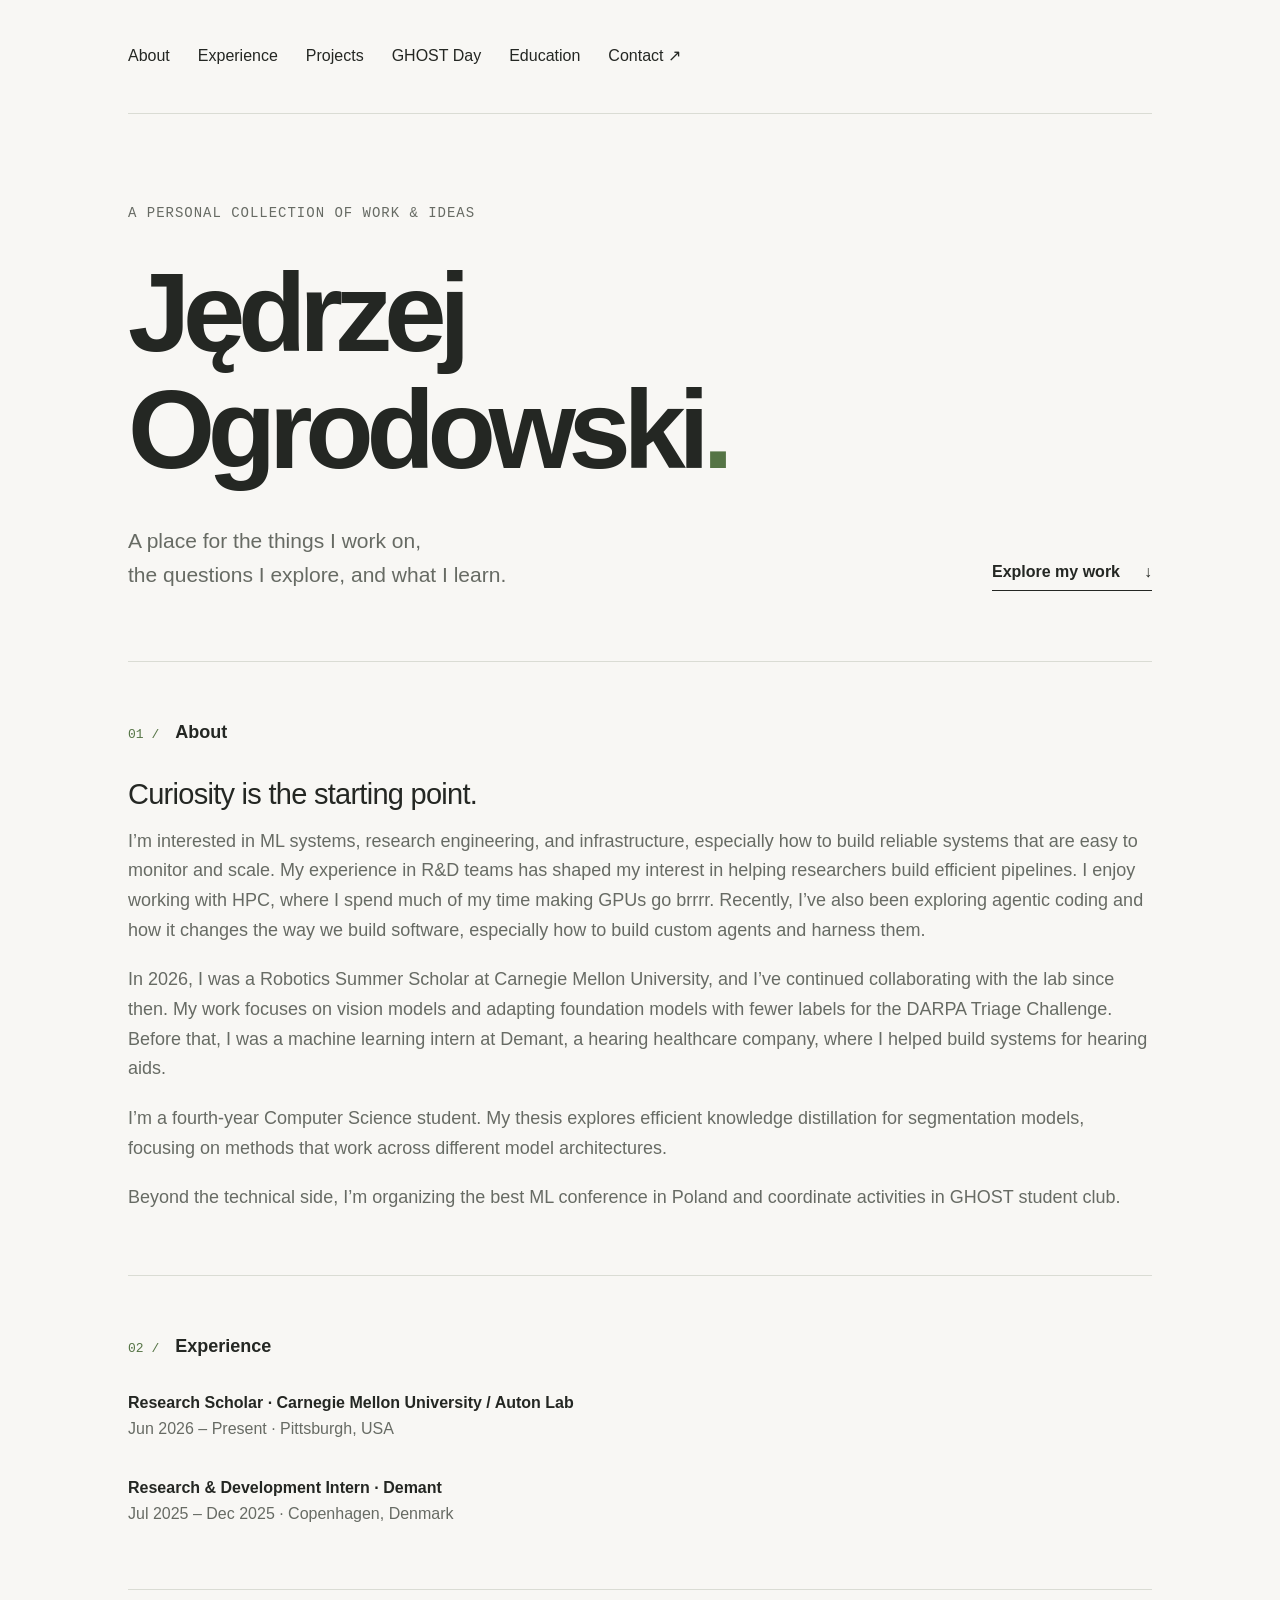
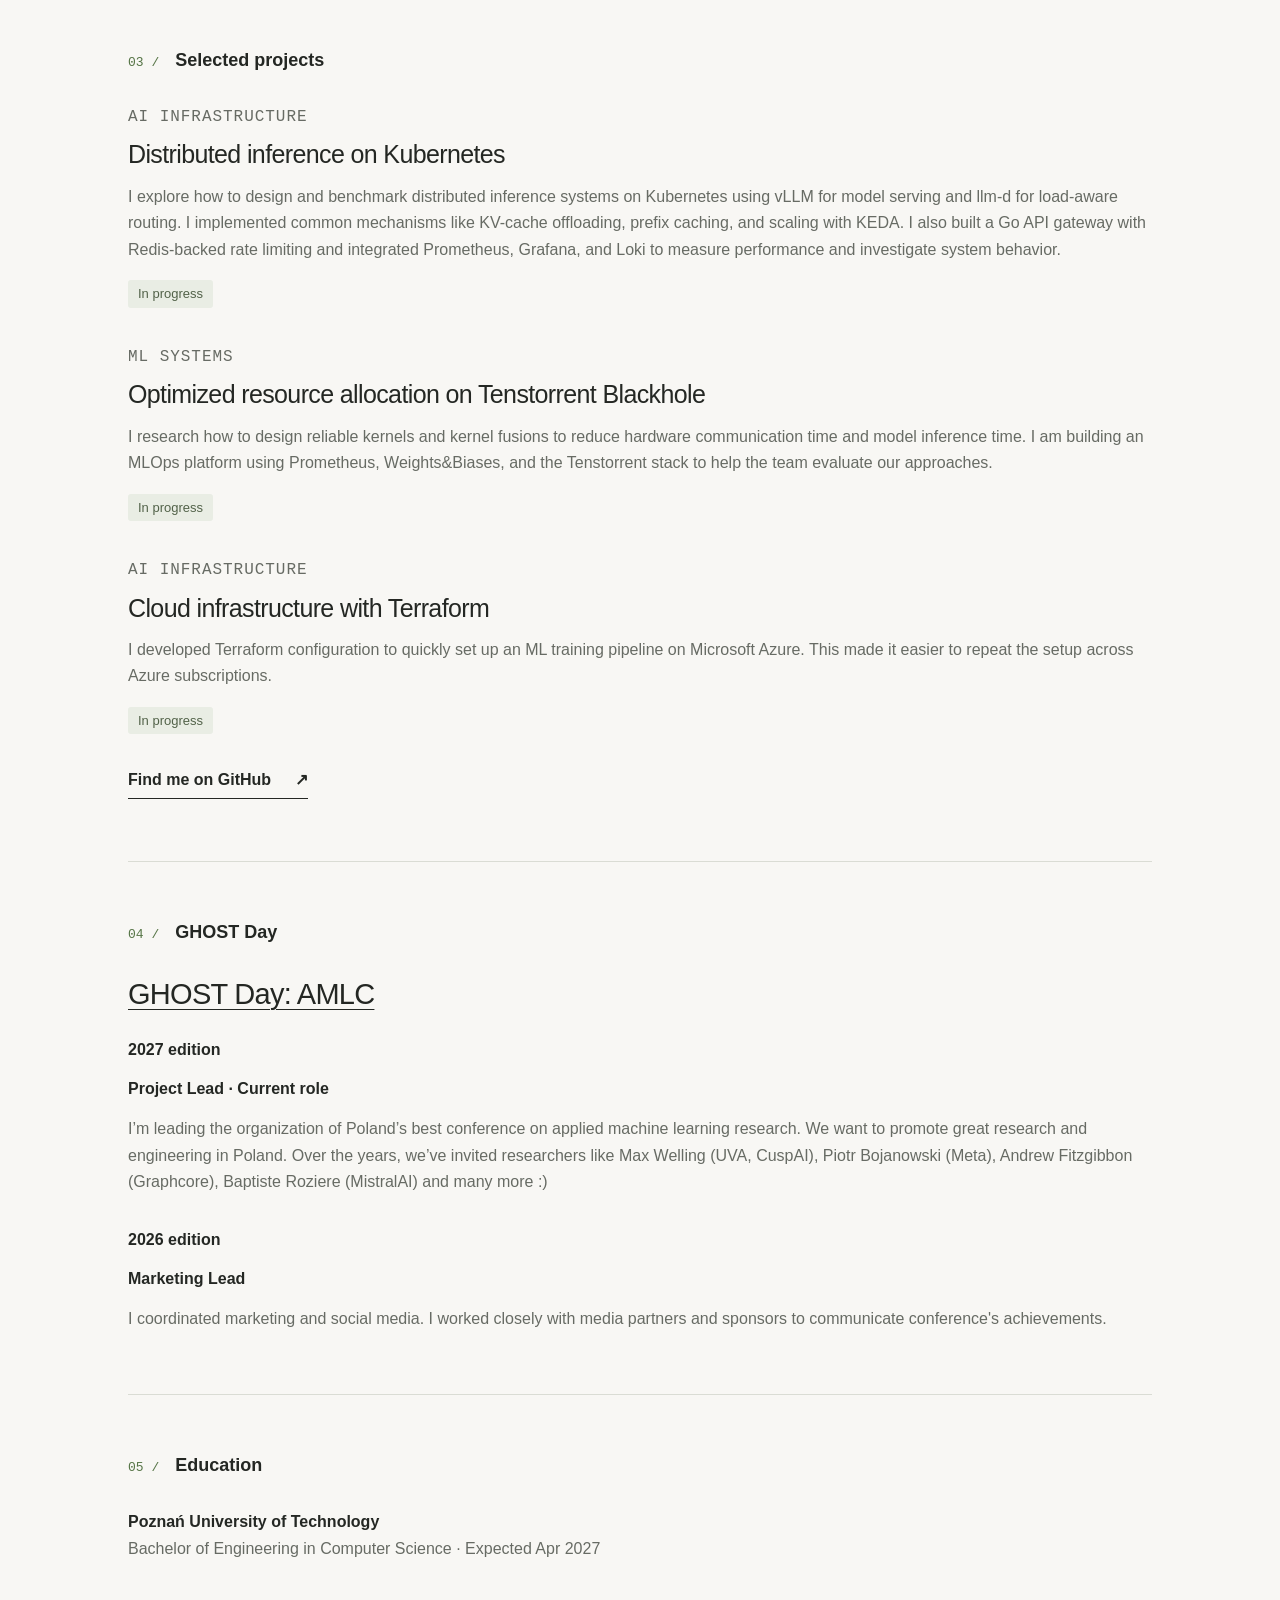
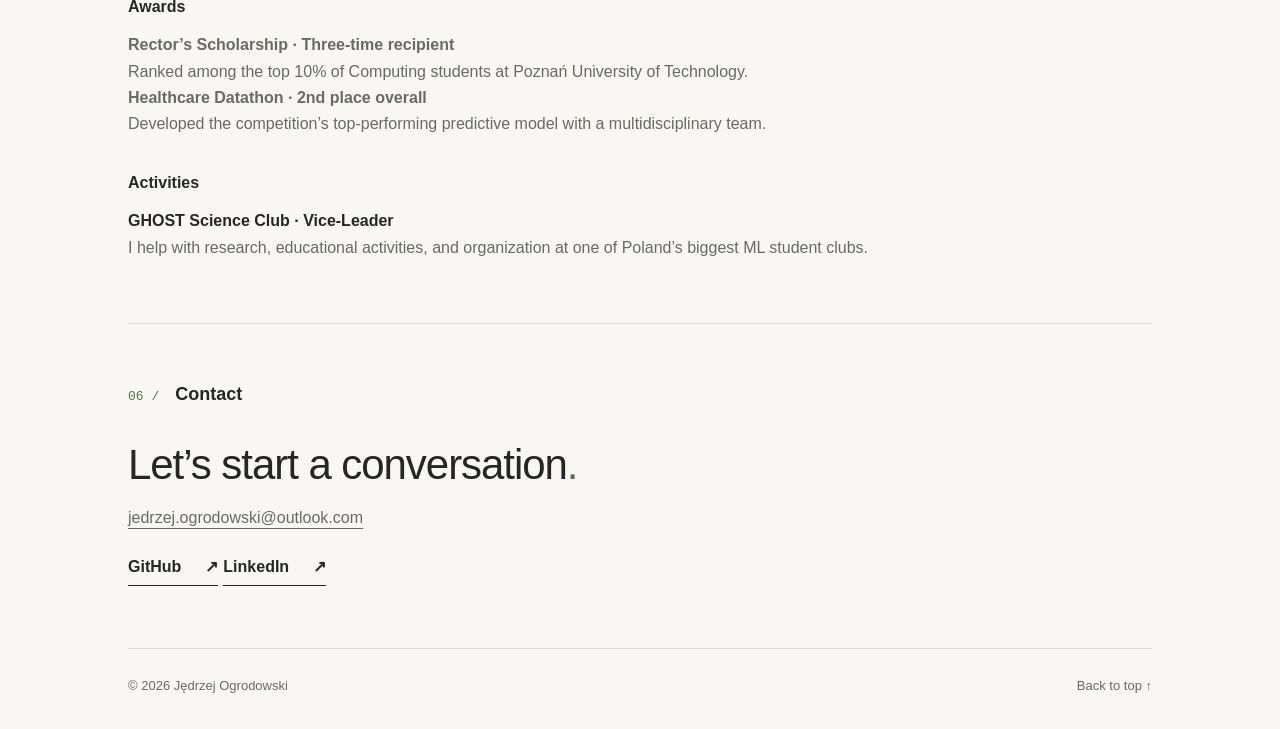
<file: index.html>
<!doctype html>
<html lang="en">
<head>
  <meta charset="utf-8">
  <meta name="viewport" content="width=device-width, initial-scale=1">
  <meta name="description" content="Jędrzej Ogrodowski — projects, notes, and experience.">
  <title>Jędrzej Ogrodowski — Portfolio</title>
  <link rel="stylesheet" href="styles.css">
</head>
<body>
  <a class="skip-link" href="#main">Skip to content</a>
  <div class="page">
    <header class="site-header">
      <nav aria-label="Main navigation">
        <a href="#about">About</a><a href="#experience">Experience</a><a href="#projects">Projects</a><a href="#ghost-day">GHOST Day</a><a href="#education">Education</a><a href="#contact">Contact <span aria-hidden="true">↗</span></a>
      </nav>
    </header>
    <main id="main">
      <section class="hero" aria-labelledby="intro-title">
        <p class="eyebrow">A personal collection of work & ideas</p>
        <h1 id="intro-title">Jędrzej<br>Ogrodowski<span class="accent">.</span></h1>
        <div class="hero-bottom">
          <p class="intro">A place for the things I work on,<br class="desktop-break"> the questions I explore, and what I learn.</p>
          <a class="text-link" href="#projects">Explore my work <span aria-hidden="true">↓</span></a>
        </div>
      </section>
      <section class="section about" id="about" aria-labelledby="about-title">
        <div class="section-label"><span>01 /</span><h2 id="about-title">About</h2></div>
        <div class="section-body">
          <h3>Curiosity is the starting point.</h3>
          <p>I’m interested in ML systems, research engineering, and infrastructure, especially how to build reliable systems that are easy to monitor and scale. My experience in R&amp;D teams has shaped my interest in helping researchers build efficient pipelines. I enjoy working with HPC, where I spend much of my time making GPUs go brrrr. Recently, I’ve also been exploring agentic coding and how it changes the way we build software, especially how to build custom agents and harness them.</p>
          <p>In 2026, I was a Robotics Summer Scholar at Carnegie Mellon University, and I’ve continued collaborating with the lab since then. My work focuses on vision models and adapting foundation models with fewer labels for the DARPA Triage Challenge. Before that, I was a machine learning intern at Demant, a hearing healthcare company, where I helped build systems for hearing aids.</p>
          <p>I’m a fourth-year Computer Science student. My thesis explores efficient knowledge distillation for segmentation models, focusing on methods that work across different model architectures.</p>
          <p>Beyond the technical side, I’m organizing the best ML conference in Poland and coordinate activities in GHOST student club.</p>
        </div>
      </section>
      <div class="background-grid">
        <section class="background-column" id="experience" aria-labelledby="experience-title">
          <div class="section-label"><span>02 /</span><h2 id="experience-title">Experience</h2></div>
          <div class="cv-row"><div>
            <p><strong>Research Scholar · Carnegie Mellon University / Auton Lab</strong><br><span class="muted">Jun 2026 – Present · Pittsburgh, USA</span></p>
          </div></div>
          <div class="cv-row"><div>
            <p><strong>Research &amp; Development Intern · Demant</strong><br><span class="muted">Jul 2025 – Dec 2025 · Copenhagen, Denmark</span></p>
          </div></div>
        </section>
      </div>
      <section class="section" id="projects" aria-labelledby="projects-title">
        <div class="section-label"><span>03 /</span><h2 id="projects-title">Selected projects</h2></div>
        <div class="section-body">
          <article class="project-row">
            <div><p class="small-label">AI Infrastructure</p><h3>Distributed inference on Kubernetes</h3><p>I explore how to design and benchmark distributed inference systems on Kubernetes using vLLM for model serving and llm-d for load-aware routing. I implemented common mechanisms like KV-cache offloading, prefix caching, and scaling with KEDA. I also built a Go API gateway with Redis-backed rate limiting and integrated Prometheus, Grafana, and Loki to measure performance and investigate system behavior.</p><span class="status">In progress</span></div>
          </article>
          <article class="project-row">
            <div><p class="small-label">ML Systems</p><h3>Optimized resource allocation on Tenstorrent Blackhole</h3><p>I research how to design reliable kernels and kernel fusions to reduce hardware communication time and model inference time. I am building an MLOps platform using Prometheus, Weights&Biases, and the Tenstorrent stack to help the team evaluate our approaches.</p><span class="status">In progress</span></div>
          </article>
          <article class="project-row">
            <div>
              <p class="small-label">AI Infrastructure</p>
              <h3>Cloud infrastructure with Terraform</h3>
              <p>I developed Terraform configuration to quickly set up an ML training pipeline on Microsoft Azure. This made it easier to repeat the setup across Azure subscriptions.</p><span class="status">In progress</span>
            </div>
          </article>
          <a class="text-link" href="https://github.com/OgrodowskiJedrzej">Find me on GitHub <span aria-hidden="true">↗</span></a>
        </div>
      </section>
      <section class="section" id="ghost-day" aria-labelledby="ghost-day-title">
        <div class="section-label"><span>04 /</span><h2 id="ghost-day-title">GHOST Day</h2></div>
        <div class="section-body">
          <h3><a href="https://ghostday.pl">GHOST Day: AMLC</a></h3>
          <div class="cv-row"><h4>2027 edition</h4><div>
            <p><strong>Project Lead · Current role</strong></p>
            <p class="muted">I’m leading the organization of Poland’s best conference on applied machine learning research. We want to promote great research and engineering in Poland. Over the years, we’ve invited researchers like Max Welling (UVA, CuspAI), Piotr Bojanowski (Meta), Andrew Fitzgibbon (Graphcore), Baptiste Roziere (MistralAI) and many more :)</p>
          </div></div>
          <div class="cv-row"><h4>2026 edition</h4><div>
            <p><strong>Marketing Lead</strong></p>
            <p class="muted">I coordinated marketing and social media. I worked closely with media partners and sponsors to communicate conference's achievements.</p>
          </div></div>
        </div>
      </section>
      <div class="background-grid">
        <section class="background-column" id="education" aria-labelledby="education-title">
          <div class="section-label"><span>05 /</span><h2 id="education-title">Education</h2></div>
          <div class="cv-row"><div>
            <p><strong>Poznań University of Technology</strong><br><span class="muted">Bachelor of Engineering in Computer Science · Expected Apr 2027</span></p>
          </div></div>
          <div class="education-entry">
          <div class="cv-row"><h4>Awards</h4><p class="muted"><strong>Rector’s Scholarship · Three-time recipient</strong><br>Ranked among the top 10% of Computing students at Poznań University of Technology.<br><strong>Healthcare Datathon · 2nd place overall</strong><br>Developed the competition’s top-performing predictive model with a multidisciplinary team.</p></div>
          <div class="cv-row"><h4>Activities</h4><div>
            <p><strong>GHOST Science Club · Vice-Leader</strong><br><span class="muted">I help with research, educational activities, and organization at one of Poland’s biggest ML student clubs.</span></p>
          </div></div>
          </div>
        </section>
      </div>
      <section class="section contact" id="contact" aria-labelledby="contact-title">
        <div class="section-label"><span>06 /</span><h2 id="contact-title">Contact</h2></div>
        <div class="section-body"><h3>Let’s start a conversation<span class="accent">.</span></h3><p><a href="mailto:jedrzej.ogrodowski@outlook.com">jedrzej.ogrodowski@outlook.com</a></p><a class="text-link" href="https://github.com/OgrodowskiJedrzej">GitHub <span aria-hidden="true">↗</span></a> <a class="text-link" href="https://www.linkedin.com/in/jedrzej-ogrodowski">LinkedIn <span aria-hidden="true">↗</span></a></div>
      </section>
    </main>
    <footer><span>© 2026 Jędrzej Ogrodowski</span><a href="#intro-title">Back to top ↑</a></footer>
  </div>
</body>
</html>
</file>
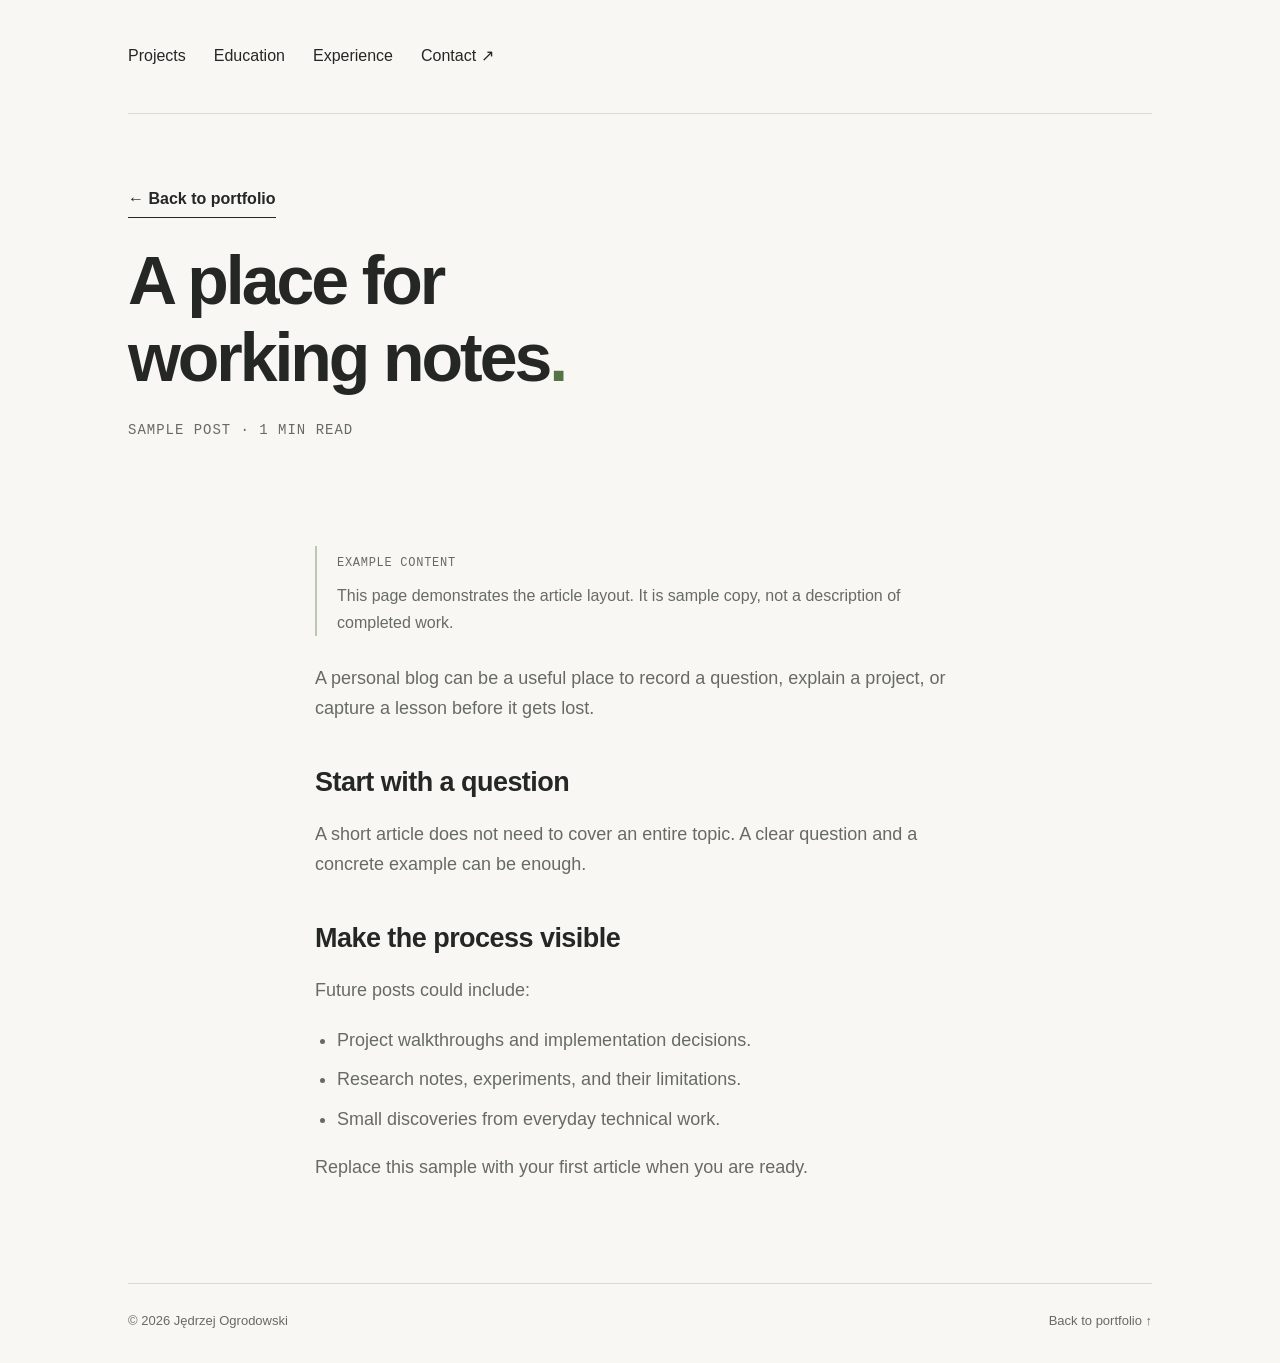
<file: posts/pierwszy-wpis.html>
<!doctype html>
<html lang="en">
<head>
  <meta charset="utf-8">
  <meta name="viewport" content="width=device-width, initial-scale=1">
  <meta name="description" content="A sample article layout for Jędrzej Ogrodowski’s portfolio.">
  <title>A place for working notes — Jędrzej Ogrodowski</title>
  <link rel="stylesheet" href="../styles.css">
</head>
<body>
  <a class="skip-link" href="#main">Skip to content</a>
  <div class="page">
    <header class="site-header">
      <nav aria-label="Main navigation"><a href="../index.html#projects">Projects</a><a href="../index.html#education">Education</a><a href="../index.html#experience">Experience</a><a href="../index.html#contact">Contact ↗</a></nav>
    </header>
    <main id="main">
      <header class="article-header">
        <a class="text-link" href="../index.html">← Back to portfolio</a>
        <h1>A place for<br>working notes<span class="accent">.</span></h1>
        <p class="eyebrow">Sample post · 1 min read</p>
      </header>
      <article class="article-content" aria-label="Sample article">
        <div class="placeholder"><span class="small-label">Example content</span><p>This page demonstrates the article layout. It is sample copy, not a description of completed work.</p></div>
        <p>A personal blog can be a useful place to record a question, explain a project, or capture a lesson before it gets lost.</p>
        <h2>Start with a question</h2>
        <p>A short article does not need to cover an entire topic. A clear question and a concrete example can be enough.</p>
        <h2>Make the process visible</h2>
        <p>Future posts could include:</p>
        <ul><li>Project walkthroughs and implementation decisions.</li><li>Research notes, experiments, and their limitations.</li><li>Small discoveries from everyday technical work.</li></ul>
        <p>Replace this sample with your first article when you are ready.</p>
      </article>
    </main>
    <footer><span>© 2026 Jędrzej Ogrodowski</span><a href="../index.html">Back to portfolio ↑</a></footer>
  </div>
</body>
</html>
</file>
<file: styles.css>
:root {
  color-scheme: light;
  --paper: #f8f7f4;
  --ink: #242723;
  --muted: #676b64;
  --line: #dadcd4;
  --accent: #557445;
}
* { box-sizing: border-box; }
html { scroll-behavior: smooth; scroll-padding-top: 28px; }
body { margin: 0; background: var(--paper); color: var(--ink); font-family: -apple-system, BlinkMacSystemFont, "Segoe UI", sans-serif; font-size: 18px; line-height: 1.65; -webkit-font-smoothing: antialiased; }
a { color: inherit; text-decoration-thickness: 1px; text-underline-offset: 5px; }
a:hover { color: var(--accent); }
a:focus-visible { outline: 2px solid var(--accent); outline-offset: 6px; border-radius: 2px; }
::selection { background: #dce5d4; }
.page { max-width: 1120px; margin: auto; padding: 0 48px; }
.site-header { min-height: 114px; display: flex; align-items: center; justify-content: space-between; gap: 24px; border-bottom: 1px solid var(--line); }
.wordmark { font-size: 32px; font-weight: 750; letter-spacing: -2px; text-decoration: none; }
.wordmark span, .accent { color: var(--accent); }
nav { display: flex; flex-wrap: wrap; gap: 28px; font-size: 16px; }
nav a { text-decoration: none; }
.hero { padding: 88px 0 70px; }
.eyebrow, .small-label, .section-label > span, .item-number { font-family: ui-monospace, SFMono-Regular, Consolas, monospace; }
.eyebrow { font-size: 14px; letter-spacing: .07em; text-transform: uppercase; color: var(--muted); margin: 0 0 30px; }
h1 { font-size: clamp(60px, 9vw, 112px); line-height: 1.04; letter-spacing: -.065em; font-weight: 550; margin: 0; }
.hero-bottom { display: flex; justify-content: space-between; align-items: flex-end; gap: 30px; margin-top: 36px; }
.intro { color: var(--muted); font-size: 21px; line-height: 1.6; margin: 0; }
.text-link { display: inline-flex; align-items: center; gap: 24px; font-size: 16px; font-weight: 600; text-decoration: none; padding-bottom: 5px; border-bottom: 1px solid var(--ink); }
.section { display: grid; grid-template-columns: 1fr; gap: 28px; padding: 56px 0 62px; border-top: 1px solid var(--line); }
.section-label { display: flex; gap: 16px; align-items: baseline; }
.section-label > span { font-size: 13px; color: var(--accent); white-space: nowrap; }
h2 { margin: 0; font-size: 18px; font-weight: 600; }
h3 { margin: 0 0 13px; font-size: 29px; font-weight: 500; line-height: 1.3; letter-spacing: -.025em; }
p { margin: 0 0 20px; }
.section-body > p, .project-row p, .writing-row p { color: var(--muted); }
.small-label { font-size: 12px; letter-spacing: .06em; text-transform: uppercase; color: var(--muted); }
.placeholder { border-left: 2px solid #bbc9b1; padding-left: 20px; margin: 28px 0; }
.placeholder p { font-size: 16px; color: var(--muted); margin: 8px 0 0; }
.interests p { margin: 6px 0 0; font-size: 16px; }
.muted { color: var(--muted); }
.section-intro { margin-bottom: 30px; }
.project-row { display: grid; grid-template-columns: 1fr; padding: 0; }
.project-row + .project-row { margin-top: 36px; }
.item-number { padding-top: 4px; color: var(--muted); font-size: 13px; }
.project-row .small-label { margin-bottom: 8px; }
.project-row h3 { font-size: 25px; }
.project-row p { font-size: 16px; margin-bottom: 15px; }
.status { display: inline-block; font-size: 13px; color: #526249; background: #e9ede4; padding: 3px 10px; border-radius: 3px; }
.project-row + .text-link { margin-top: 32px; }
.writing-row { display: flex; justify-content: space-between; gap: 24px; text-decoration: none; }
.writing-row h3 { margin: 9px 0; font-size: 26px; }
.writing-row p { font-size: 16px; margin: 0; }
.row-arrow { font-size: 29px; color: var(--accent); }
.background-grid { display: grid; grid-template-columns: 1fr; gap: 48px; padding: 56px 0 62px; border-top: 1px solid var(--line); }
.background-column { min-width: 0; }
.background-column .section-label { margin-bottom: 28px; }
.background-column .cv-row { grid-template-columns: 1fr; gap: 12px; }
.cv-row p + p { margin-top: 14px; }
.skills-content p { font-size: 16px; margin: 0; }
.cv-row { display: grid; grid-template-columns: 1fr; gap: 12px; padding: 0; }
.cv-row + .cv-row { margin-top: 32px; }
.section-body > h3 + .cv-row { margin-top: 24px; }
.section-body > p:last-child { margin-bottom: 0; }
h4 { font-size: 16px; font-weight: 600; margin: 0; }
.cv-row p { font-size: 16px; margin: 0; }
.availability-note { font-size: 14px; margin: 20px 0 0; }
.contact h3 { font-size: clamp(28px, 4vw, 42px); max-width: 450px; }
.contact p { font-size: 16px; max-width: 430px; }
footer { border-top: 1px solid var(--line); padding: 26px 0 32px; display: flex; justify-content: space-between; gap: 20px; font-size: 13px; color: var(--muted); }
footer a { text-decoration: none; }
.skip-link { position: absolute; left: 16px; top: -100px; padding: 10px 16px; background: var(--ink); color: white; z-index: 1; }
.skip-link:focus { top: 12px; }
.article-header { padding: 70px 0 36px; }
.article-header h1 { font-size: clamp(40px, 6vw, 68px); letter-spacing: -.045em; line-height: 1.12; max-width: 750px; margin: 24px 0; }
.article-content { max-width: 650px; margin: 0 auto; padding: 10px 0 80px; }
.article-content p, .article-content li { color: var(--muted); }
.article-content h2 { font-size: 27px; letter-spacing: -.02em; margin: 36px 0 16px; }
.article-content ul { padding-left: 22px; }
.article-content li { margin-bottom: 10px; }
@media (max-width: 760px) {
  .background-grid { grid-template-columns: 1fr; gap: 36px; padding: 34px 0 42px; }
  .page { padding: 0 26px; }
  .site-header { min-height: 90px; }
  nav { gap: 18px; font-size: 14px; }
  .hero { padding: 60px 0 48px; }
  .hero-bottom { display: block; }
  .hero-bottom .text-link { margin-top: 26px; }
  .intro { font-size: 18px; }
  .section { grid-template-columns: 1fr; gap: 28px; padding: 34px 0 42px; }
  .section-label { gap: 12px; }
  .article-header { padding-top: 44px; }
}
@media (max-width: 420px) {
  .page { padding: 0 20px; }
  .site-header { align-items: flex-start; padding: 20px 0; gap: 16px; }
  .wordmark { line-height: 1; }
  nav { max-width: 230px; justify-content: flex-end; gap: 10px 16px; }
  h1 { font-size: clamp(42px, 13.3vw, 56px); }
  .eyebrow { font-size: 12px; }
  .desktop-break { display: none; }
  .cv-row { grid-template-columns: 1fr; gap: 6px; }
  footer { flex-direction: column; gap: 10px; }
}
@media (prefers-reduced-motion: reduce) {
  html { scroll-behavior: auto; }
}

.education-entry { margin-top: 32px; }
</file>
